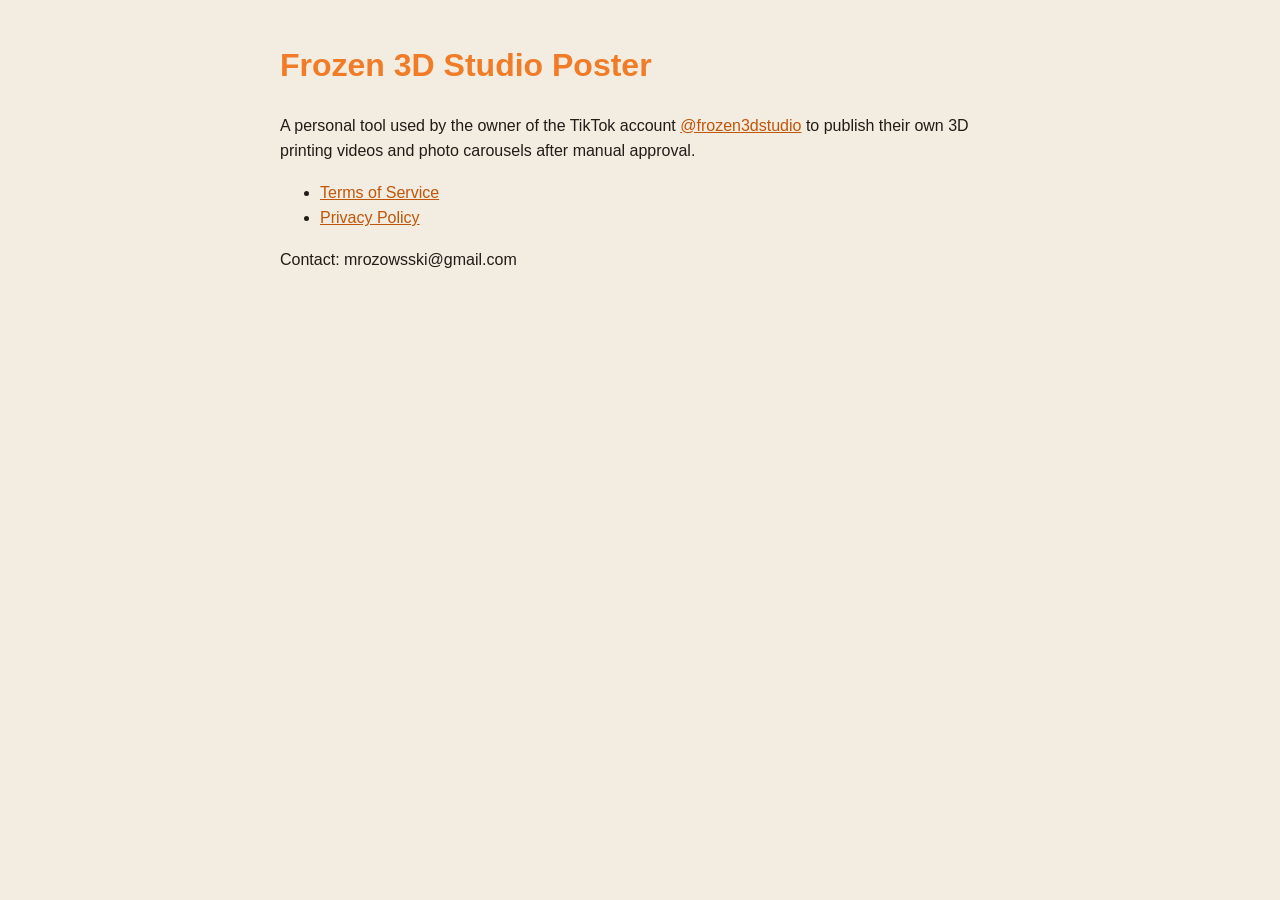
<file: index.html>
<!doctype html><html lang="en"><head><meta charset="utf-8"><meta name="viewport" content="width=device-width,initial-scale=1"><title>Frozen 3D Studio Poster</title><link rel="stylesheet" href="style.css"></head><body>
<h1>Frozen 3D Studio Poster</h1>
<p>A personal tool used by the owner of the TikTok account <a href="https://www.tiktok.com/@frozen3dstudio">@frozen3dstudio</a> to publish their own 3D printing videos and photo carousels after manual approval.</p>
<ul><li><a href="terms.html">Terms of Service</a></li><li><a href="privacy.html">Privacy Policy</a></li></ul>
<p>Contact: mrozowsski@gmail.com</p>
</body></html>
</file>
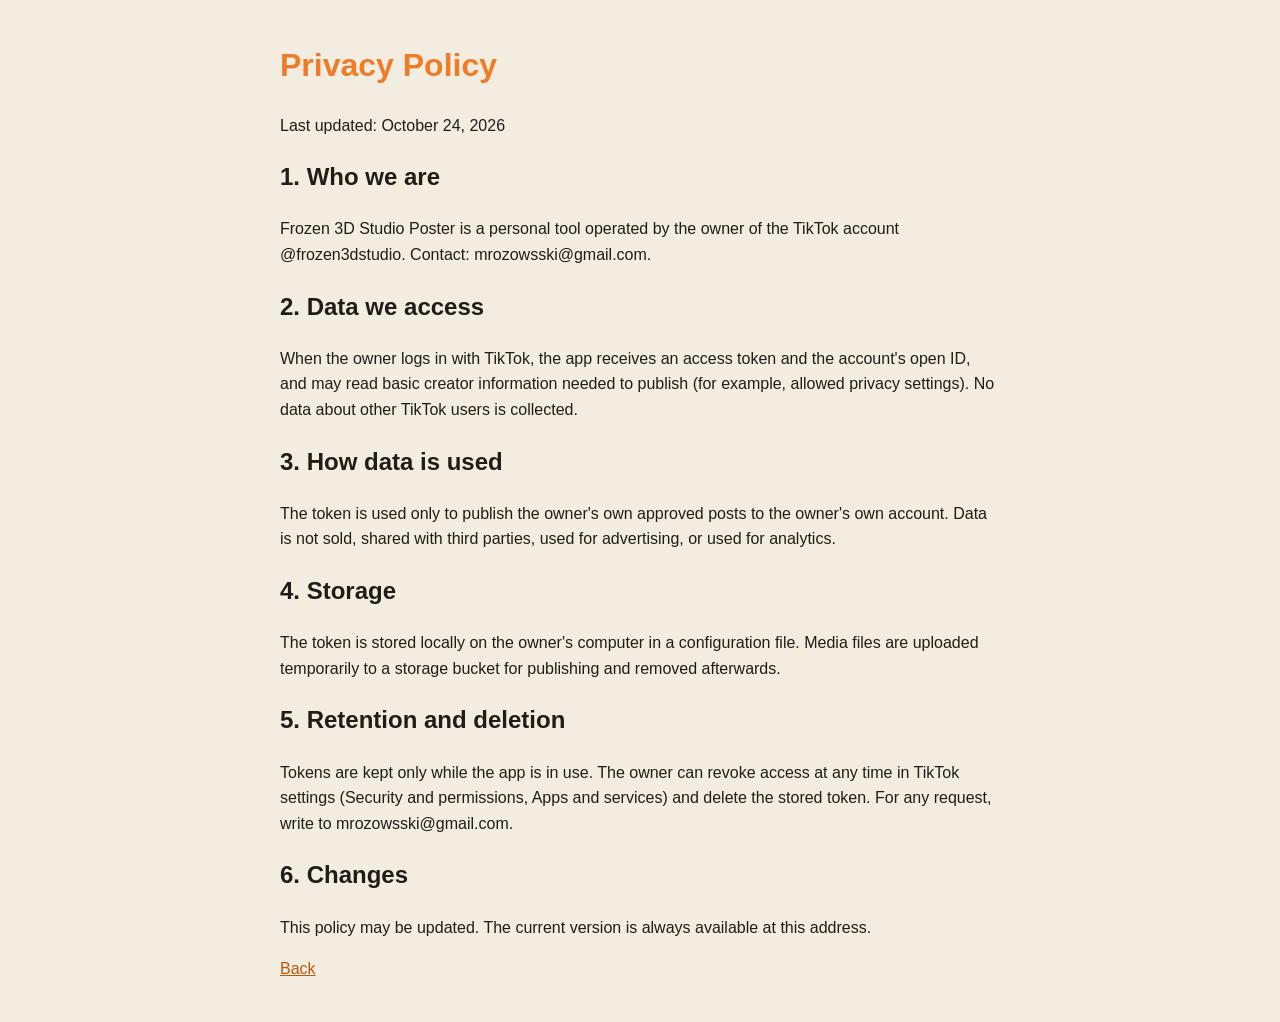
<file: privacy.html>
<!doctype html><html lang="en"><head><meta charset="utf-8"><meta name="viewport" content="width=device-width,initial-scale=1"><title>Privacy Policy - Frozen 3D Studio Poster</title><link rel="stylesheet" href="style.css"></head><body>
<h1>Privacy Policy</h1>
<p>Last updated: October 24, 2026</p>
<h2>1. Who we are</h2>
<p>Frozen 3D Studio Poster is a personal tool operated by the owner of the TikTok account @frozen3dstudio. Contact: mrozowsski@gmail.com.</p>
<h2>2. Data we access</h2>
<p>When the owner logs in with TikTok, the app receives an access token and the account's open ID, and may read basic creator information needed to publish (for example, allowed privacy settings). No data about other TikTok users is collected.</p>
<h2>3. How data is used</h2>
<p>The token is used only to publish the owner's own approved posts to the owner's own account. Data is not sold, shared with third parties, used for advertising, or used for analytics.</p>
<h2>4. Storage</h2>
<p>The token is stored locally on the owner's computer in a configuration file. Media files are uploaded temporarily to a storage bucket for publishing and removed afterwards.</p>
<h2>5. Retention and deletion</h2>
<p>Tokens are kept only while the app is in use. The owner can revoke access at any time in TikTok settings (Security and permissions, Apps and services) and delete the stored token. For any request, write to mrozowsski@gmail.com.</p>
<h2>6. Changes</h2>
<p>This policy may be updated. The current version is always available at this address.</p>
<p><a href="index.html">Back</a></p>
</body></html>
</file>
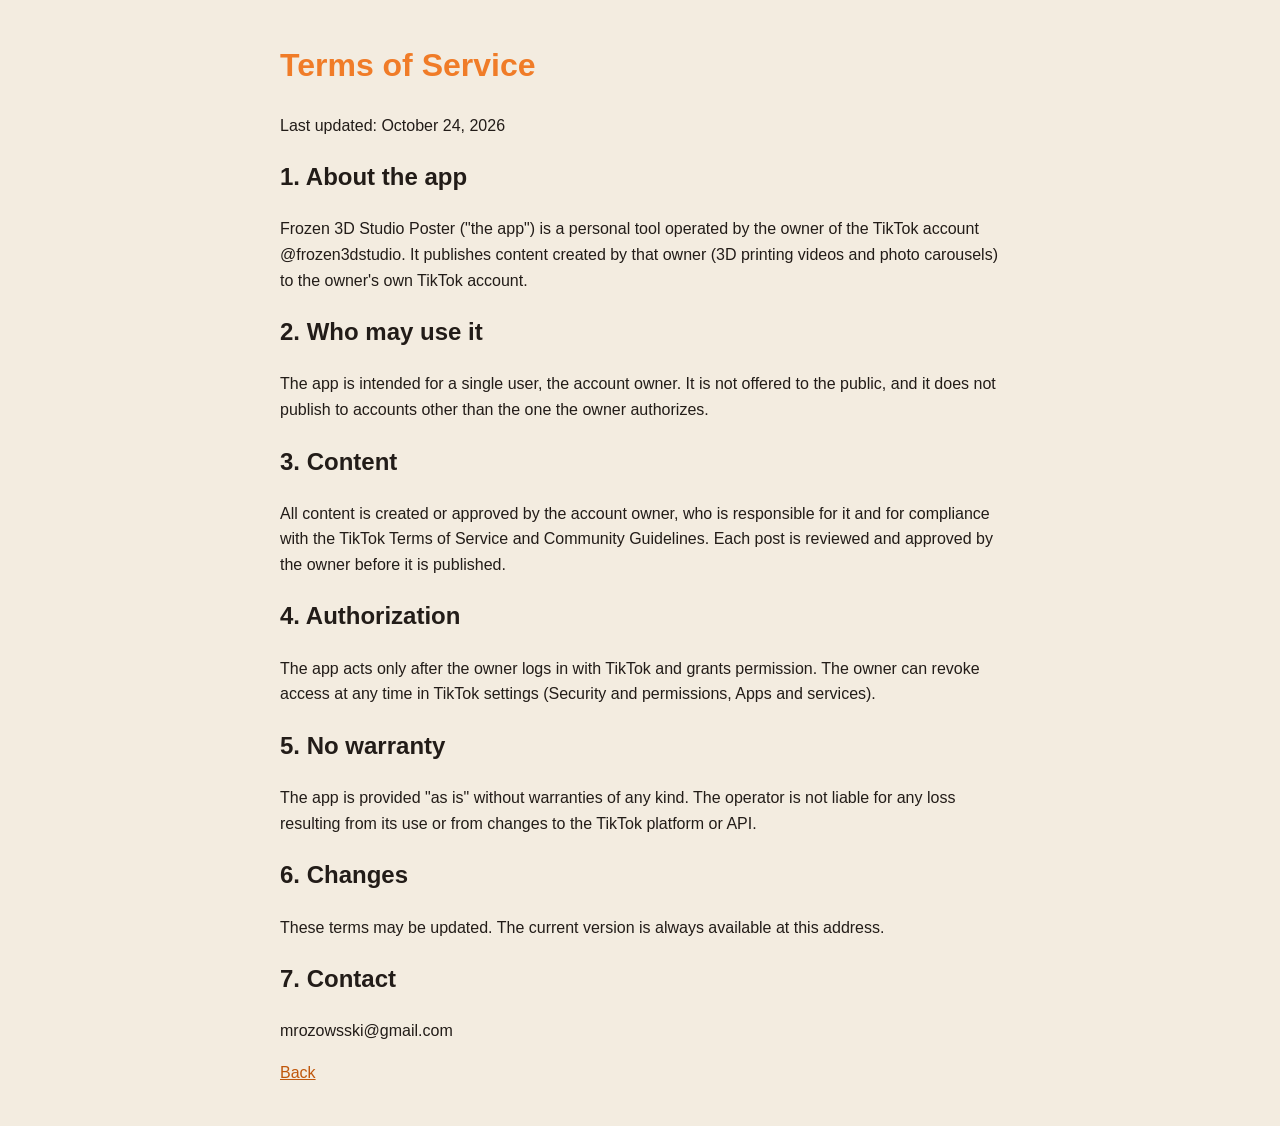
<file: terms.html>
<!doctype html><html lang="en"><head><meta charset="utf-8"><meta name="viewport" content="width=device-width,initial-scale=1"><title>Terms of Service - Frozen 3D Studio Poster</title><link rel="stylesheet" href="style.css"></head><body>
<h1>Terms of Service</h1>
<p>Last updated: October 24, 2026</p>
<h2>1. About the app</h2>
<p>Frozen 3D Studio Poster ("the app") is a personal tool operated by the owner of the TikTok account @frozen3dstudio. It publishes content created by that owner (3D printing videos and photo carousels) to the owner's own TikTok account.</p>
<h2>2. Who may use it</h2>
<p>The app is intended for a single user, the account owner. It is not offered to the public, and it does not publish to accounts other than the one the owner authorizes.</p>
<h2>3. Content</h2>
<p>All content is created or approved by the account owner, who is responsible for it and for compliance with the TikTok Terms of Service and Community Guidelines. Each post is reviewed and approved by the owner before it is published.</p>
<h2>4. Authorization</h2>
<p>The app acts only after the owner logs in with TikTok and grants permission. The owner can revoke access at any time in TikTok settings (Security and permissions, Apps and services).</p>
<h2>5. No warranty</h2>
<p>The app is provided "as is" without warranties of any kind. The operator is not liable for any loss resulting from its use or from changes to the TikTok platform or API.</p>
<h2>6. Changes</h2>
<p>These terms may be updated. The current version is always available at this address.</p>
<h2>7. Contact</h2>
<p>mrozowsski@gmail.com</p>
<p><a href="index.html">Back</a></p>
</body></html>
</file>
<file: style.css>
body{font-family:-apple-system,Helvetica,Arial,sans-serif;max-width:720px;margin:40px auto;padding:0 16px;line-height:1.6;color:#221c18;background:#f3ece0}
h1{color:#f07c28}a{color:#c0560a}
</file>
